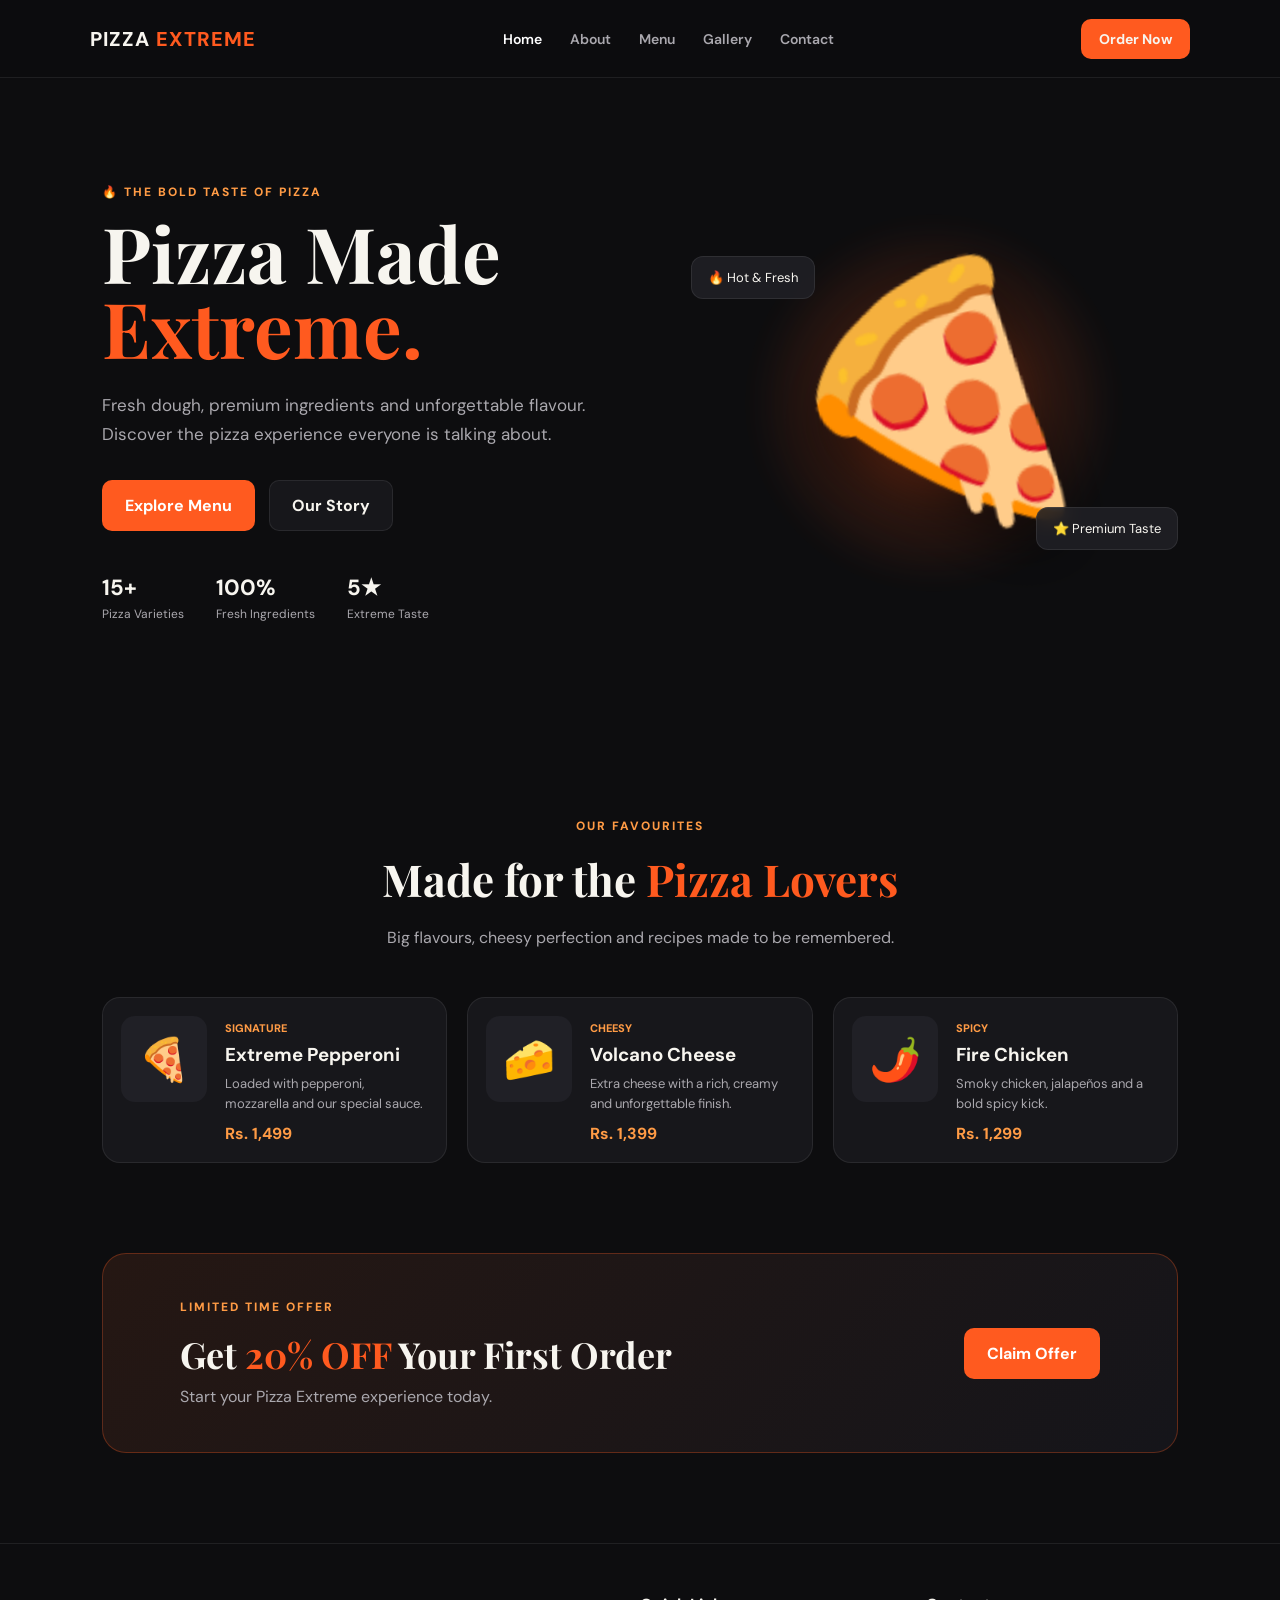
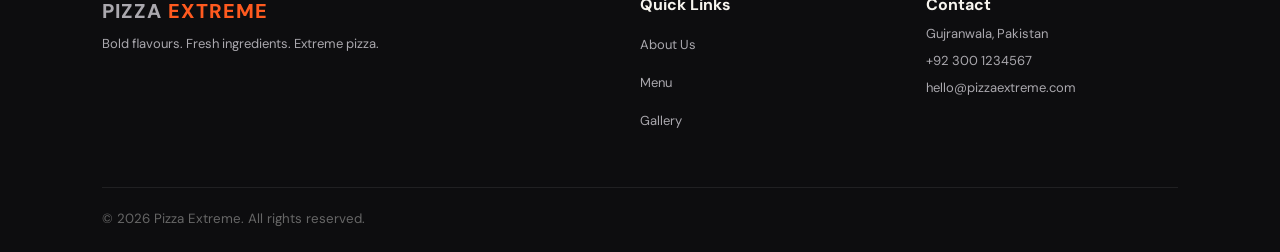
<file: index.html>
<!DOCTYPE html>
<html lang="en">
<head>
  <meta charset="UTF-8">
  <meta name="viewport" content="width=device-width, initial-scale=1.0">
  <title>Pizza Extreme | Home</title>
  <link rel="stylesheet" href="style.css">
</head>
<body>
<header>
  <a class="logo" href="index.html">PIZZA <span>EXTREME</span></a>
  <button class="menu-toggle" aria-label="Open menu">☰</button>
  <nav>
    <a class="active" href="index.html">Home</a>
    <a href="about.html">About</a>
    <a href="menu.html">Menu</a>
    <a href="gallery.html">Gallery</a>
    <a href="contact.html">Contact</a>
  </nav>
  <a class="order-btn" href="menu.html">Order Now</a>
</header>

<main>
<section class="hero">
  <div class="hero-content">
    <p class="eyebrow">🔥 THE BOLD TASTE OF PIZZA</p>
    <h1>Pizza Made <span>Extreme.</span></h1>
    <p>Fresh dough, premium ingredients and unforgettable flavour. Discover the pizza experience everyone is talking about.</p>
    <div class="hero-actions">
      <a class="btn btn-primary" href="menu.html">Explore Menu</a>
      <a class="btn btn-outline" href="about.html">Our Story</a>
    </div>
    <div class="hero-stats">
      <div><strong>15+</strong><span>Pizza Varieties</span></div>
      <div><strong>100%</strong><span>Fresh Ingredients</span></div>
      <div><strong>5★</strong><span>Extreme Taste</span></div>
    </div>
  </div>
  <div class="hero-visual">
    <div class="glow"></div>
    <div class="pizza-emoji">🍕</div>
    <div class="floating-card card-one">🔥 Hot & Fresh</div>
    <div class="floating-card card-two">⭐ Premium Taste</div>
  </div>
</section>

<section class="section">
  <div class="section-heading">
    <p class="eyebrow">OUR FAVOURITES</p>
    <h2>Made for the <span>Pizza Lovers</span></h2>
    <p>Big flavours, cheesy perfection and recipes made to be remembered.</p>
  </div>
  <div class="cards">
    <article class="food-card">
      <div class="food-icon">🍕</div>
      <div class="food-info"><span>Signature</span><h3>Extreme Pepperoni</h3><p>Loaded with pepperoni, mozzarella and our special sauce.</p><strong>Rs. 1,499</strong></div>
    </article>
    <article class="food-card">
      <div class="food-icon">🧀</div>
      <div class="food-info"><span>Cheesy</span><h3>Volcano Cheese</h3><p>Extra cheese with a rich, creamy and unforgettable finish.</p><strong>Rs. 1,399</strong></div>
    </article>
    <article class="food-card">
      <div class="food-icon">🌶️</div>
      <div class="food-info"><span>Spicy</span><h3>Fire Chicken</h3><p>Smoky chicken, jalapeños and a bold spicy kick.</p><strong>Rs. 1,299</strong></div>
    </article>
  </div>
</section>

<section class="offer">
  <div>
    <p class="eyebrow">LIMITED TIME OFFER</p>
    <h2>Get <span>20% OFF</span> Your First Order</h2>
    <p>Start your Pizza Extreme experience today.</p>
  </div>
  <a class="btn btn-primary" href="contact.html">Claim Offer</a>
</section>
</main>

<footer>
  <div><a class="logo" href="index.html">PIZZA <span>EXTREME</span></a><p>Bold flavours. Fresh ingredients. Extreme pizza.</p></div>
  <div><h4>Quick Links</h4><a href="about.html">About Us</a><a href="menu.html">Menu</a><a href="gallery.html">Gallery</a></div>
  <div><h4>Contact</h4><p>Gujranwala, Pakistan</p><p>+92 300 1234567</p><p>hello@pizzaextreme.com</p></div>
  <small>© 2026 Pizza Extreme. All rights reserved.</small>
</footer>
<script src="script.js"></script>
</body>
</html>
</file>
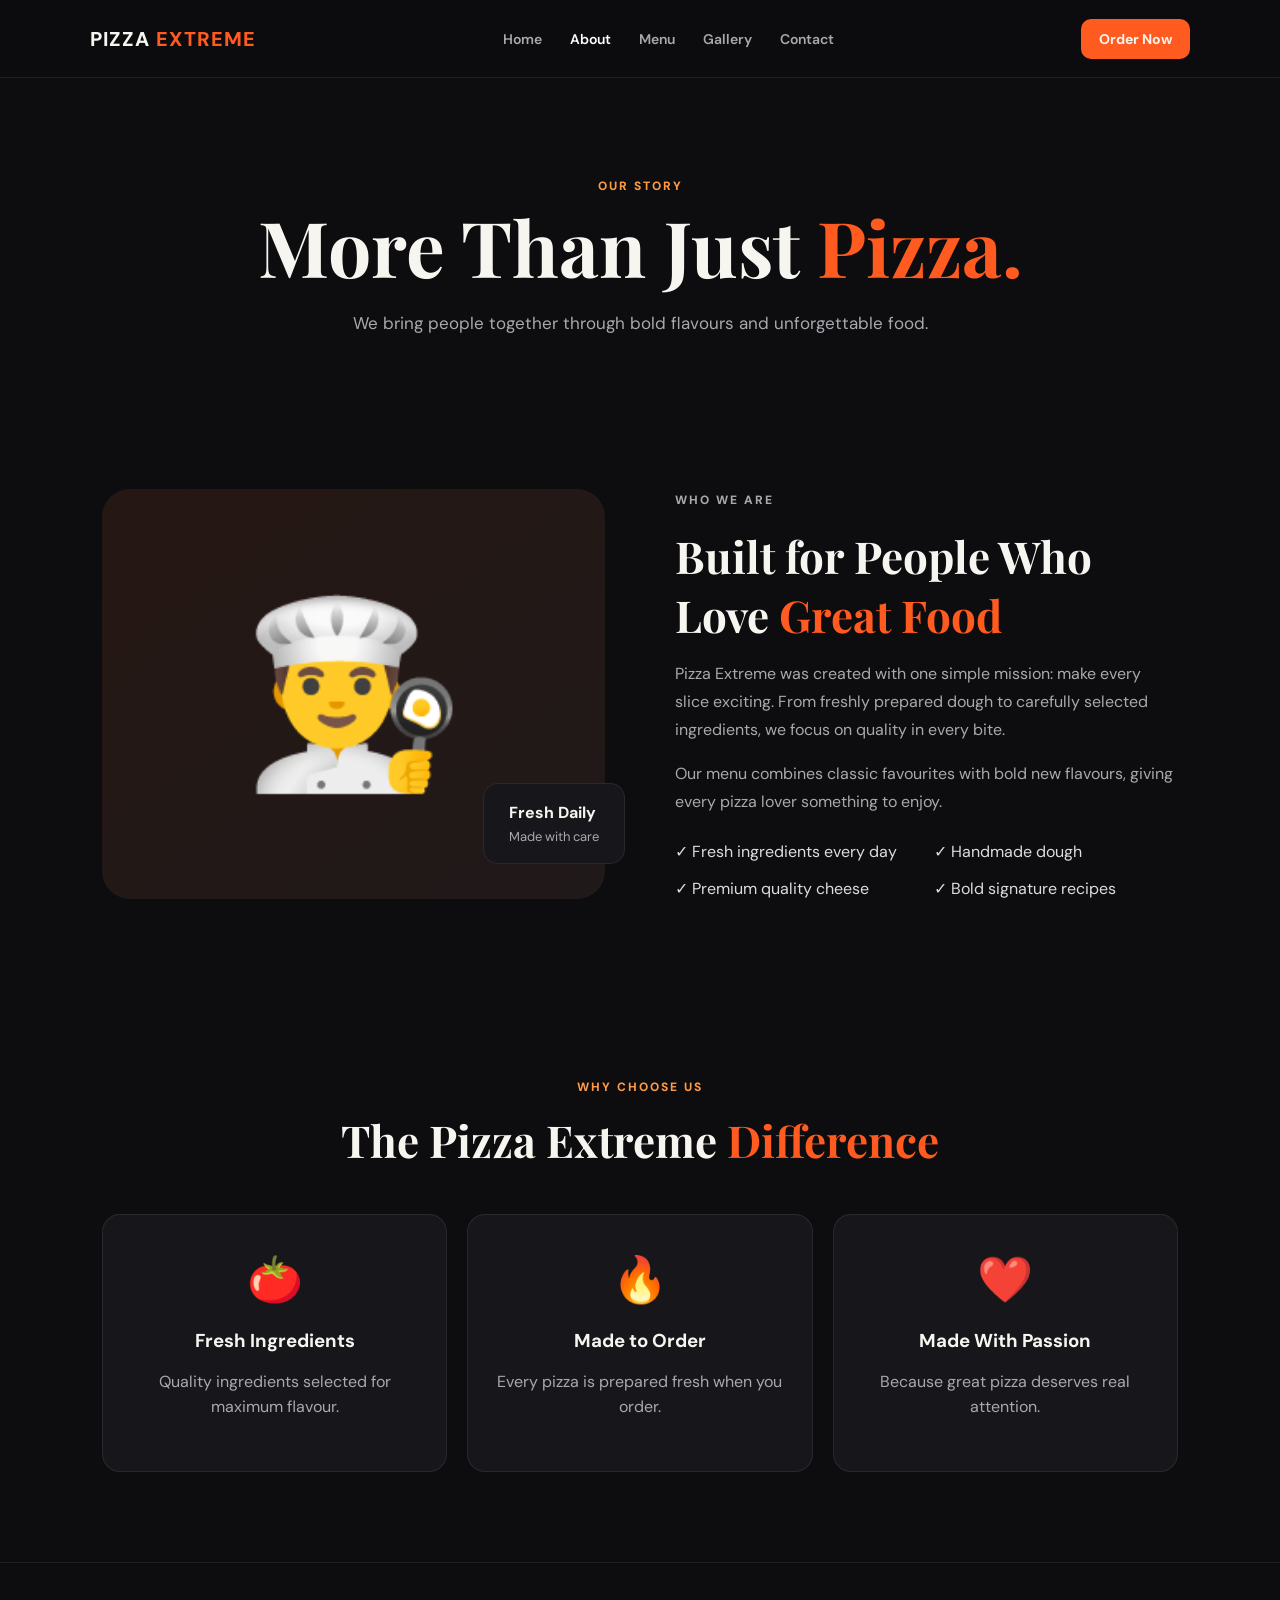
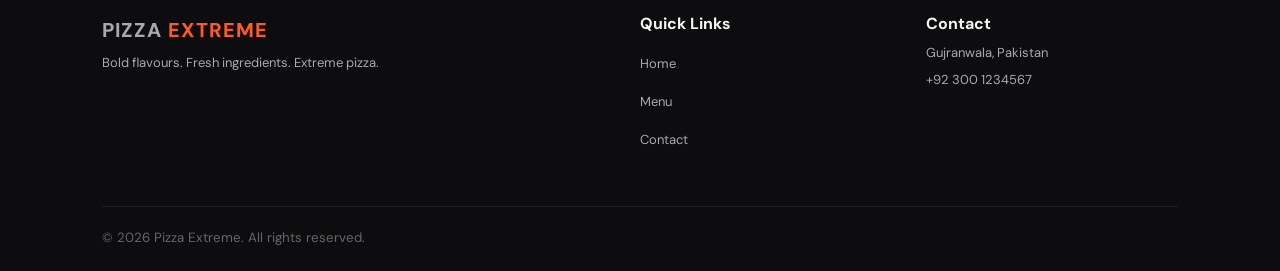
<file: about.html>
<!DOCTYPE html>
<html lang="en"><head><meta charset="UTF-8"><meta name="viewport" content="width=device-width,initial-scale=1.0"><title>Pizza Extreme | About</title><link rel="stylesheet" href="style.css"></head>
<body>
<header><a class="logo" href="index.html">PIZZA <span>EXTREME</span></a><button class="menu-toggle">☰</button><nav><a href="index.html">Home</a><a class="active" href="about.html">About</a><a href="menu.html">Menu</a><a href="gallery.html">Gallery</a><a href="contact.html">Contact</a></nav><a class="order-btn" href="menu.html">Order Now</a></header>
<main>
<section class="page-hero"><p class="eyebrow">OUR STORY</p><h1>More Than Just <span>Pizza.</span></h1><p>We bring people together through bold flavours and unforgettable food.</p></section>
<section class="about-grid section">
<div class="about-visual"><div class="about-circle">👨‍🍳</div><div class="mini-card"><strong>Fresh Daily</strong><span>Made with care</span></div></div>
<div><p class="eyebrow">WHO WE ARE</p><h2>Built for People Who Love <span>Great Food</span></h2><p>Pizza Extreme was created with one simple mission: make every slice exciting. From freshly prepared dough to carefully selected ingredients, we focus on quality in every bite.</p><p>Our menu combines classic favourites with bold new flavours, giving every pizza lover something to enjoy.</p><div class="feature-list"><div>✓ Fresh ingredients every day</div><div>✓ Handmade dough</div><div>✓ Premium quality cheese</div><div>✓ Bold signature recipes</div></div></div>
</section>
<section class="values section"><div class="section-heading"><p class="eyebrow">WHY CHOOSE US</p><h2>The Pizza Extreme <span>Difference</span></h2></div><div class="cards"><article class="info-card"><div>🍅</div><h3>Fresh Ingredients</h3><p>Quality ingredients selected for maximum flavour.</p></article><article class="info-card"><div>🔥</div><h3>Made to Order</h3><p>Every pizza is prepared fresh when you order.</p></article><article class="info-card"><div>❤️</div><h3>Made With Passion</h3><p>Because great pizza deserves real attention.</p></article></div></section>
</main>
<footer><div><a class="logo" href="index.html">PIZZA <span>EXTREME</span></a><p>Bold flavours. Fresh ingredients. Extreme pizza.</p></div><div><h4>Quick Links</h4><a href="index.html">Home</a><a href="menu.html">Menu</a><a href="contact.html">Contact</a></div><div><h4>Contact</h4><p>Gujranwala, Pakistan</p><p>+92 300 1234567</p></div><small>© 2026 Pizza Extreme. All rights reserved.</small></footer><script src="script.js"></script></body></html>
</file>
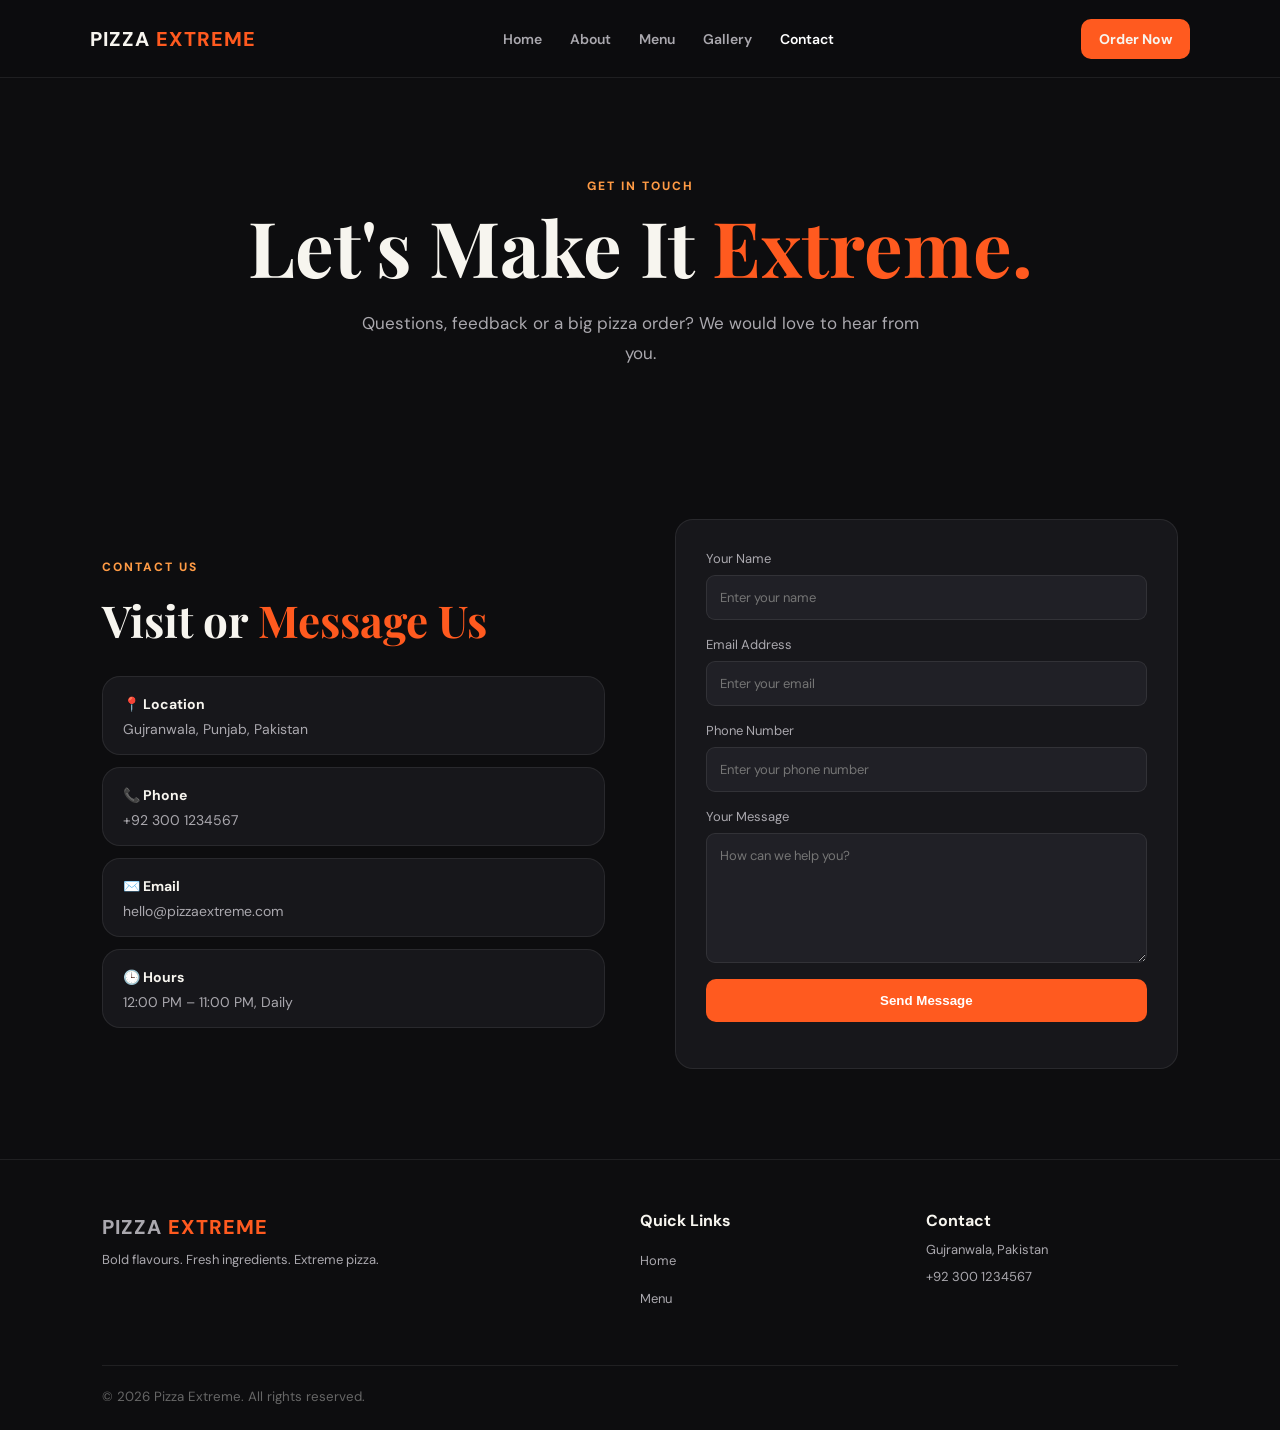
<file: contact.html>
<!DOCTYPE html>
<html lang="en"><head><meta charset="UTF-8"><meta name="viewport" content="width=device-width,initial-scale=1.0"><title>Pizza Extreme | Contact</title><link rel="stylesheet" href="style.css"></head>
<body>
<header><a class="logo" href="index.html">PIZZA <span>EXTREME</span></a><button class="menu-toggle">☰</button><nav><a href="index.html">Home</a><a href="about.html">About</a><a href="menu.html">Menu</a><a href="gallery.html">Gallery</a><a class="active" href="contact.html">Contact</a></nav><a class="order-btn" href="menu.html">Order Now</a></header>
<main><section class="page-hero"><p class="eyebrow">GET IN TOUCH</p><h1>Let's Make It <span>Extreme.</span></h1><p>Questions, feedback or a big pizza order? We would love to hear from you.</p></section>
<section class="section contact-grid"><div class="contact-details"><p class="eyebrow">CONTACT US</p><h2>Visit or <span>Message Us</span></h2><div class="contact-box"><b>📍 Location</b><p>Gujranwala, Punjab, Pakistan</p></div><div class="contact-box"><b>📞 Phone</b><p>+92 300 1234567</p></div><div class="contact-box"><b>✉️ Email</b><p>hello@pizzaextreme.com</p></div><div class="contact-box"><b>🕒 Hours</b><p>12:00 PM – 11:00 PM, Daily</p></div></div>
<form class="contact-form"><label>Your Name<input type="text" placeholder="Enter your name" required></label><label>Email Address<input type="email" placeholder="Enter your email" required></label><label>Phone Number<input type="tel" placeholder="Enter your phone number"></label><label>Your Message<textarea placeholder="How can we help you?" required></textarea></label><button class="btn btn-primary" type="submit">Send Message</button><p class="form-message"></p></form></section></main>
<footer><div><a class="logo" href="index.html">PIZZA <span>EXTREME</span></a><p>Bold flavours. Fresh ingredients. Extreme pizza.</p></div><div><h4>Quick Links</h4><a href="index.html">Home</a><a href="menu.html">Menu</a></div><div><h4>Contact</h4><p>Gujranwala, Pakistan</p><p>+92 300 1234567</p></div><small>© 2026 Pizza Extreme. All rights reserved.</small></footer><script src="script.js"></script></body></html>
</file>
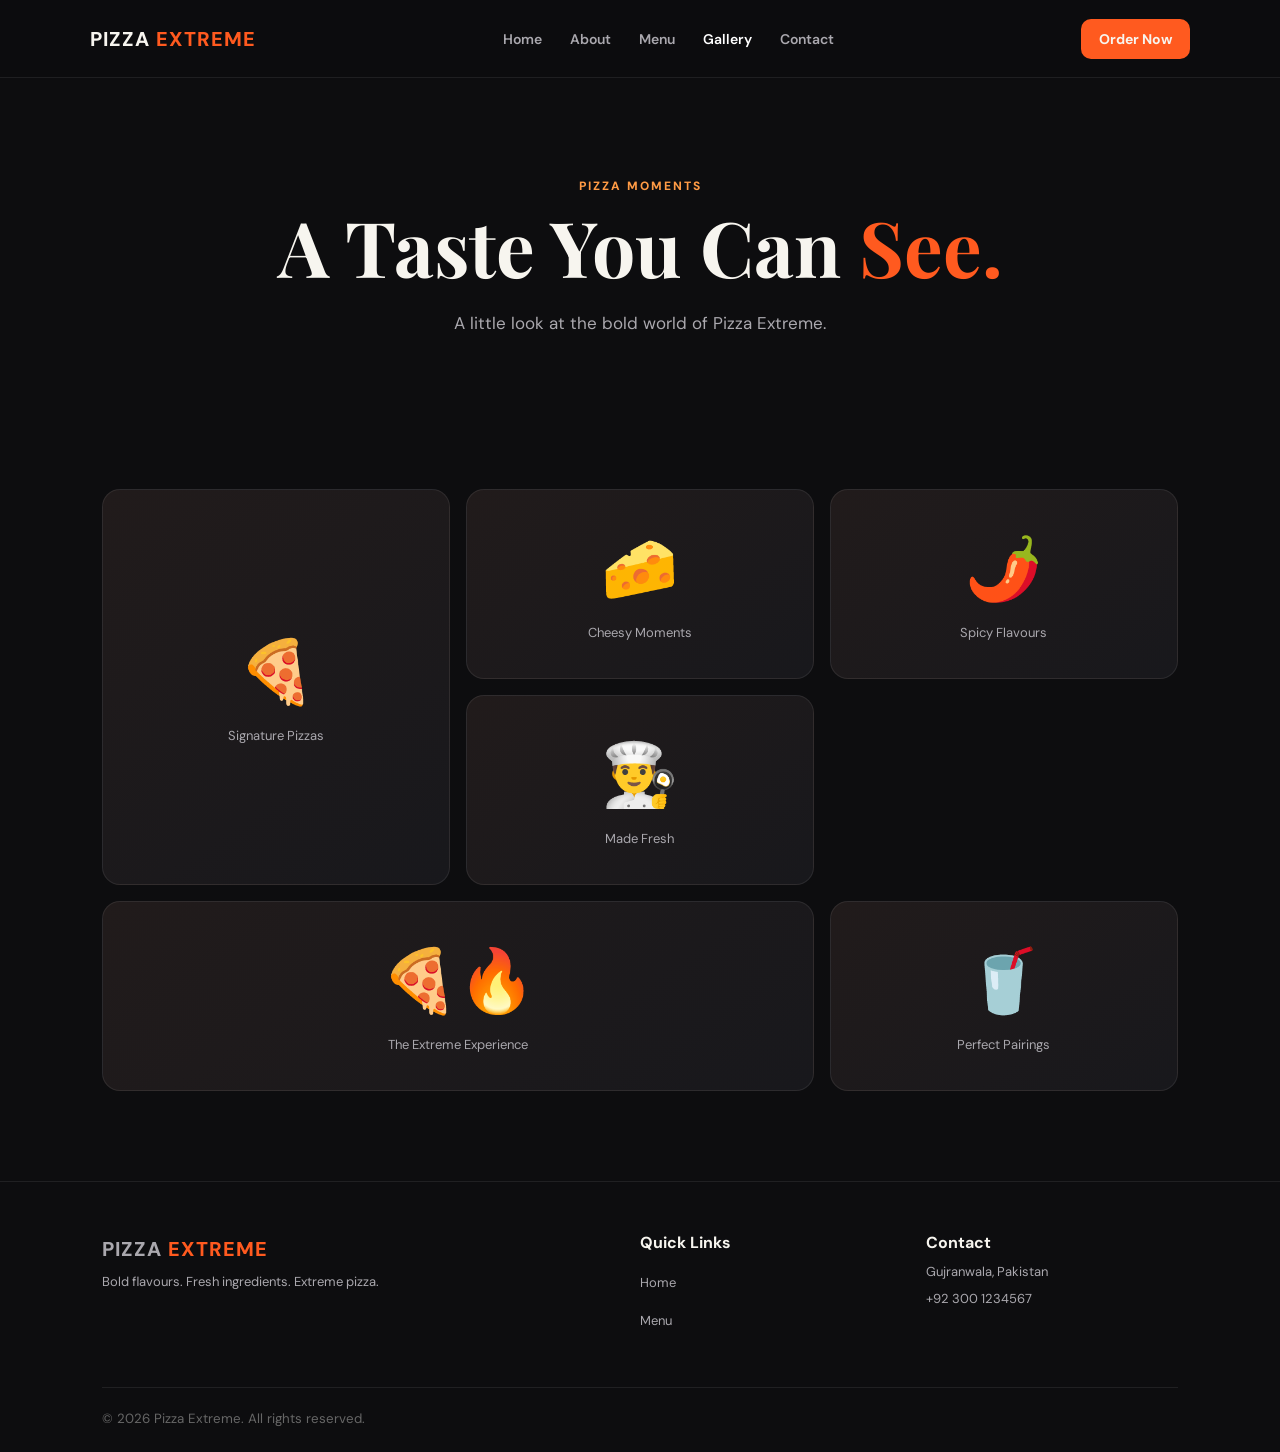
<file: gallery.html>
<!DOCTYPE html>
<html lang="en"><head><meta charset="UTF-8"><meta name="viewport" content="width=device-width,initial-scale=1.0"><title>Pizza Extreme | Gallery</title><link rel="stylesheet" href="style.css"></head>
<body>
<header><a class="logo" href="index.html">PIZZA <span>EXTREME</span></a><button class="menu-toggle">☰</button><nav><a href="index.html">Home</a><a href="about.html">About</a><a href="menu.html">Menu</a><a class="active" href="gallery.html">Gallery</a><a href="contact.html">Contact</a></nav><a class="order-btn" href="menu.html">Order Now</a></header>
<main><section class="page-hero"><p class="eyebrow">PIZZA MOMENTS</p><h1>A Taste You Can <span>See.</span></h1><p>A little look at the bold world of Pizza Extreme.</p></section>
<section class="section"><div class="gallery-grid">
<div class="gallery-card large">🍕<span>Signature Pizzas</span></div><div class="gallery-card">🧀<span>Cheesy Moments</span></div><div class="gallery-card">🌶️<span>Spicy Flavours</span></div><div class="gallery-card">👨‍🍳<span>Made Fresh</span></div><div class="gallery-card wide">🍕🔥<span>The Extreme Experience</span></div><div class="gallery-card">🥤<span>Perfect Pairings</span></div>
</div></section></main>
<footer><div><a class="logo" href="index.html">PIZZA <span>EXTREME</span></a><p>Bold flavours. Fresh ingredients. Extreme pizza.</p></div><div><h4>Quick Links</h4><a href="index.html">Home</a><a href="menu.html">Menu</a></div><div><h4>Contact</h4><p>Gujranwala, Pakistan</p><p>+92 300 1234567</p></div><small>© 2026 Pizza Extreme. All rights reserved.</small></footer><script src="script.js"></script></body></html>
</file>
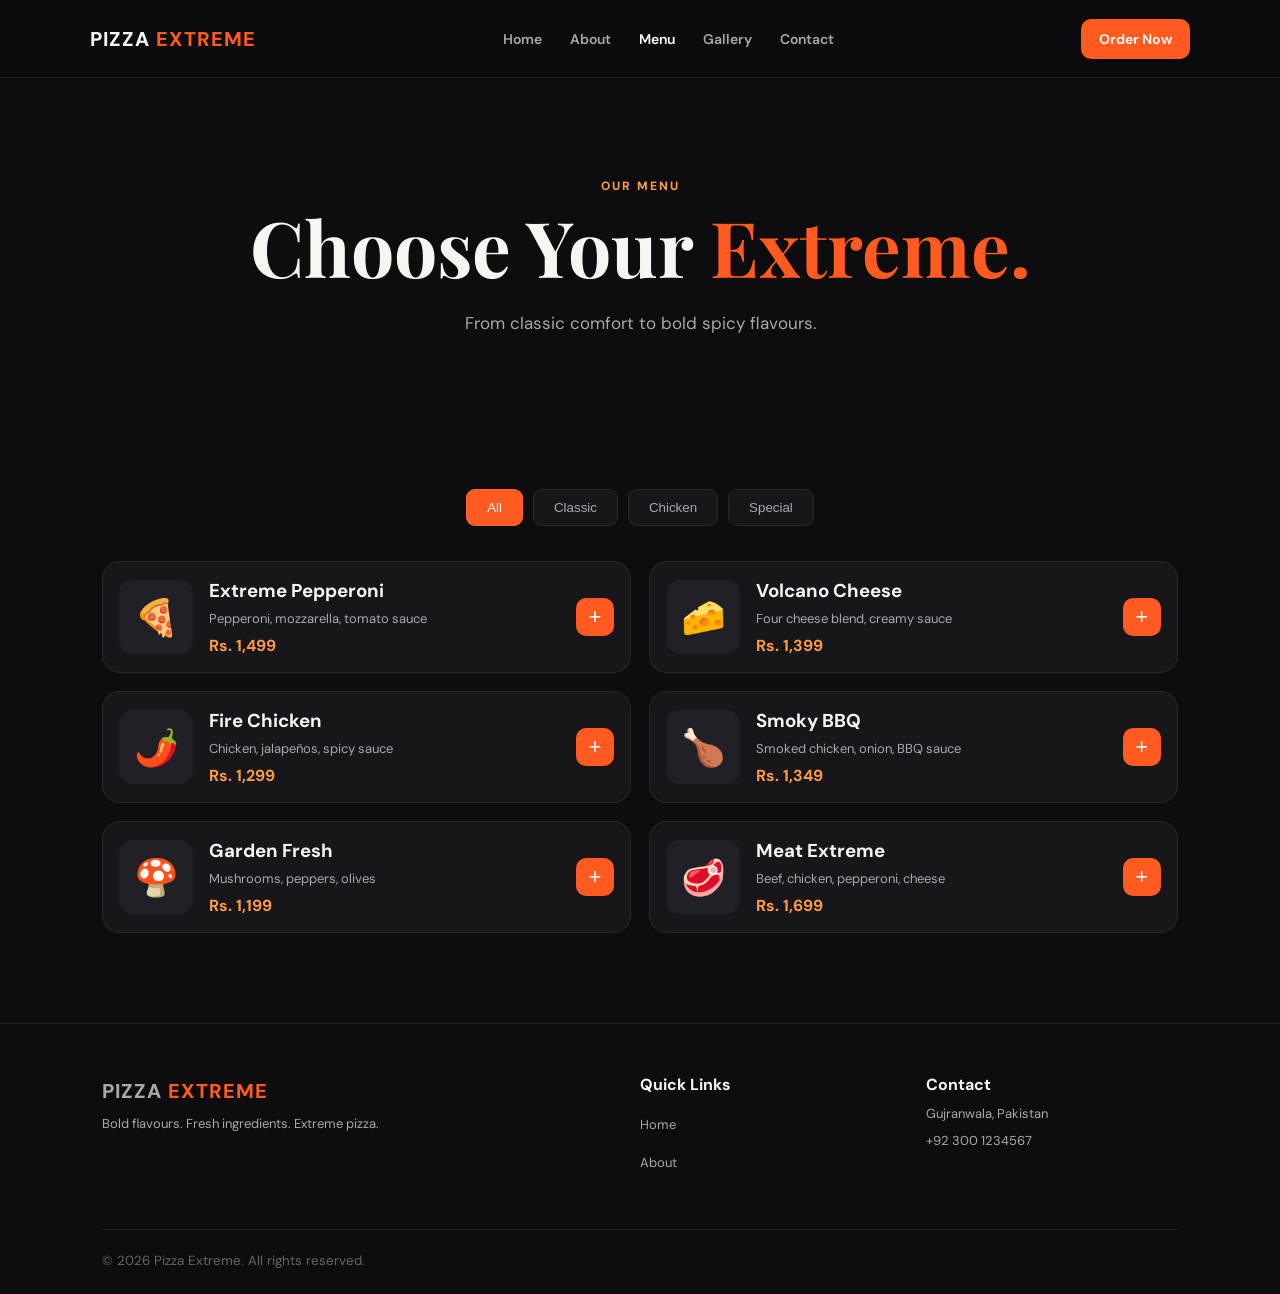
<file: menu.html>
<!DOCTYPE html>
<html lang="en"><head><meta charset="UTF-8"><meta name="viewport" content="width=device-width,initial-scale=1.0"><title>Pizza Extreme | Menu</title><link rel="stylesheet" href="style.css"></head>
<body>
<header><a class="logo" href="index.html">PIZZA <span>EXTREME</span></a><button class="menu-toggle">☰</button><nav><a href="index.html">Home</a><a href="about.html">About</a><a class="active" href="menu.html">Menu</a><a href="gallery.html">Gallery</a><a href="contact.html">Contact</a></nav><a class="order-btn" href="contact.html">Order Now</a></header>
<main><section class="page-hero"><p class="eyebrow">OUR MENU</p><h1>Choose Your <span>Extreme.</span></h1><p>From classic comfort to bold spicy flavours.</p></section>
<section class="section menu-section">
<div class="menu-tabs"><button class="tab active">All</button><button class="tab">Classic</button><button class="tab">Chicken</button><button class="tab">Special</button></div>
<div class="menu-grid">
<article class="menu-item"><div class="food-icon">🍕</div><div><h3>Extreme Pepperoni</h3><p>Pepperoni, mozzarella, tomato sauce</p><strong>Rs. 1,499</strong></div><button class="add-btn">+</button></article>
<article class="menu-item"><div class="food-icon">🧀</div><div><h3>Volcano Cheese</h3><p>Four cheese blend, creamy sauce</p><strong>Rs. 1,399</strong></div><button class="add-btn">+</button></article>
<article class="menu-item"><div class="food-icon">🌶️</div><div><h3>Fire Chicken</h3><p>Chicken, jalapeños, spicy sauce</p><strong>Rs. 1,299</strong></div><button class="add-btn">+</button></article>
<article class="menu-item"><div class="food-icon">🍗</div><div><h3>Smoky BBQ</h3><p>Smoked chicken, onion, BBQ sauce</p><strong>Rs. 1,349</strong></div><button class="add-btn">+</button></article>
<article class="menu-item"><div class="food-icon">🍄</div><div><h3>Garden Fresh</h3><p>Mushrooms, peppers, olives</p><strong>Rs. 1,199</strong></div><button class="add-btn">+</button></article>
<article class="menu-item"><div class="food-icon">🥩</div><div><h3>Meat Extreme</h3><p>Beef, chicken, pepperoni, cheese</p><strong>Rs. 1,699</strong></div><button class="add-btn">+</button></article>
</div></section></main>
<footer><div><a class="logo" href="index.html">PIZZA <span>EXTREME</span></a><p>Bold flavours. Fresh ingredients. Extreme pizza.</p></div><div><h4>Quick Links</h4><a href="index.html">Home</a><a href="about.html">About</a></div><div><h4>Contact</h4><p>Gujranwala, Pakistan</p><p>+92 300 1234567</p></div><small>© 2026 Pizza Extreme. All rights reserved.</small></footer><script src="script.js"></script></body></html>
</file>
<file: style.css>
@import url('https://fonts.googleapis.com/css2?family=DM+Sans:wght@400;500;600;700;800&family=Playfair+Display:wght@700;800&display=swap');
:root{--bg:#0d0d0f;--surface:#17171b;--surface2:#202026;--text:#f7f5ef;--muted:#aaa8ae;--accent:#ff5a1f;--accent2:#ff9b45;--border:rgba(255,255,255,.08)}
*{box-sizing:border-box}html{scroll-behavior:smooth}body{margin:0;background:var(--bg);color:var(--text);font-family:"DM Sans",sans-serif}a{text-decoration:none;color:inherit}
header{height:78px;padding:0 7%;display:flex;align-items:center;justify-content:space-between;border-bottom:1px solid var(--border);background:rgba(13,13,15,.9);backdrop-filter:blur(12px);position:sticky;top:0;z-index:10}.logo{font-size:20px;font-weight:800;letter-spacing:1px}.logo span,h1 span,h2 span{color:var(--accent)}nav{display:flex;gap:28px}nav a{color:var(--muted);font-size:14px;font-weight:600}nav a:hover,nav .active{color:#fff}.order-btn,.btn{display:inline-flex;align-items:center;justify-content:center;border-radius:10px;font-weight:700;transition:.25s}.order-btn{background:var(--accent);padding:11px 18px;font-size:14px}.order-btn:hover,.btn-primary:hover{transform:translateY(-2px);box-shadow:0 12px 25px rgba(255,90,31,.25)}.menu-toggle{display:none;background:none;border:0;color:#fff;font-size:25px}
.hero{min-height:650px;display:grid;grid-template-columns:1.05fr .95fr;gap:50px;align-items:center;padding:70px 8%;overflow:hidden}.eyebrow{color:var(--accent2);font-size:12px;font-weight:800;letter-spacing:2px;margin:0 0 15px}.hero h1,.page-hero h1{font-family:"Playfair Display",serif;font-size:clamp(48px,6vw,82px);line-height:.98;margin:0 0 25px}.hero-content>p:not(.eyebrow),.page-hero p:last-child{max-width:580px;color:var(--muted);font-size:17px;line-height:1.75}.hero-actions{display:flex;gap:14px;margin:30px 0}.btn{padding:14px 22px;border:1px solid transparent}.btn-primary{background:var(--accent);color:white}.btn-outline{border-color:var(--border);background:var(--surface)}.hero-stats{display:flex;gap:32px;margin-top:42px}.hero-stats div{display:grid;gap:4px}.hero-stats strong{font-size:22px}.hero-stats span{color:var(--muted);font-size:12px}
.hero-visual{min-height:460px;position:relative;display:flex;align-items:center;justify-content:center}.glow{position:absolute;width:370px;height:370px;border-radius:50%;background:radial-gradient(circle,var(--accent) 0%,rgba(255,90,31,.2) 40%,transparent 70%);filter:blur(12px);opacity:.8}.pizza-emoji{position:relative;font-size:250px;filter:drop-shadow(0 30px 30px rgba(0,0,0,.45));transform:rotate(-12deg)}.floating-card{position:absolute;background:rgba(32,32,38,.88);border:1px solid var(--border);padding:12px 16px;border-radius:12px;font-size:13px;backdrop-filter:blur(10px)}.card-one{top:18%;left:0}.card-two{bottom:18%;right:0}
.section{padding:90px 8%}.section-heading{text-align:center;max-width:650px;margin:0 auto 45px}.section-heading h2,.about-grid h2,.contact-details h2{font-family:"Playfair Display",serif;font-size:44px;margin:0 0 15px}.section-heading>p:last-child,.about-grid p{color:var(--muted);line-height:1.75}.cards{display:grid;grid-template-columns:repeat(3,1fr);gap:20px}.food-card,.info-card,.menu-item,.contact-box,.contact-form{background:var(--surface);border:1px solid var(--border);border-radius:18px}.food-card{padding:18px;display:flex;gap:18px;transition:.25s}.food-card:hover,.info-card:hover{transform:translateY(-5px);border-color:rgba(255,90,31,.45)}.food-icon{width:86px;height:86px;display:grid;place-items:center;background:var(--surface2);border-radius:14px;font-size:42px;flex:none}.food-info span{color:var(--accent2);font-size:11px;font-weight:800;text-transform:uppercase}.food-info h3{margin:5px 0 7px}.food-info p{color:var(--muted);font-size:13px;line-height:1.5;margin:0 0 10px}.food-info strong{color:var(--accent2)}
.offer{margin:0 8% 90px;padding:45px 6%;border:1px solid rgba(255,90,31,.3);border-radius:24px;background:linear-gradient(135deg,#251713,#15151a);display:flex;justify-content:space-between;align-items:center;gap:25px}.offer h2{font-family:"Playfair Display",serif;font-size:36px;margin:0 0 8px}.offer p:last-child{color:var(--muted);margin:0}
.page-hero{text-align:center;padding:100px 8% 60px}.page-hero p:last-child{margin:0 auto}.about-grid,.contact-grid{display:grid;grid-template-columns:1fr 1fr;gap:70px;align-items:center}.about-visual{min-height:410px;border-radius:28px;background:linear-gradient(145deg,#251713,#20191a);display:grid;place-items:center;position:relative}.about-circle{font-size:180px}.mini-card{position:absolute;right:-20px;bottom:35px;background:var(--surface);padding:18px 25px;border-radius:15px;border:1px solid var(--border);display:grid;gap:5px}.mini-card span{color:var(--muted);font-size:13px}.feature-list{display:grid;grid-template-columns:1fr 1fr;gap:16px;margin-top:25px;color:var(--muted)}.feature-list div{color:#ddd}.info-card{text-align:center;padding:35px 25px}.info-card>div{font-size:45px}.info-card h3{margin-bottom:8px}.info-card p{color:var(--muted);line-height:1.6}
.menu-tabs{display:flex;justify-content:center;gap:10px;margin-bottom:35px}.tab{background:var(--surface);border:1px solid var(--border);color:var(--muted);padding:10px 20px;border-radius:9px;cursor:pointer}.tab.active,.tab:hover{background:var(--accent);color:white}.menu-grid{display:grid;grid-template-columns:repeat(2,1fr);gap:18px}.menu-item{padding:16px;display:flex;align-items:center;gap:16px}.menu-item .food-icon{width:74px;height:74px;font-size:36px}.menu-item h3{margin:0 0 7px}.menu-item p{margin:0 0 8px;color:var(--muted);font-size:13px}.menu-item strong{color:var(--accent2)}.add-btn{margin-left:auto;width:38px;height:38px;border:0;border-radius:10px;background:var(--accent);color:white;font-size:22px;cursor:pointer}
.gallery-grid{display:grid;grid-template-columns:repeat(3,1fr);grid-auto-rows:190px;gap:16px}.gallery-card{background:linear-gradient(145deg,#211b1b,#18181c);border:1px solid var(--border);border-radius:18px;display:flex;flex-direction:column;align-items:center;justify-content:center;font-size:62px;gap:15px;transition:.25s}.gallery-card:hover{transform:scale(1.02);border-color:rgba(255,90,31,.45)}.gallery-card span{font-size:13px;color:var(--muted)}.gallery-card.large{grid-row:span 2}.gallery-card.wide{grid-column:span 2}
.contact-details{display:grid;align-content:start}.contact-details h2{margin-top:0}.contact-box{padding:16px 20px;margin-top:12px}.contact-box b{font-size:14px}.contact-box p{margin:6px 0 0;color:var(--muted);font-size:14px}.contact-form{padding:30px;display:grid;gap:16px}label{display:grid;gap:8px;font-size:13px;color:var(--muted)}input,textarea{width:100%;background:var(--surface2);border:1px solid var(--border);border-radius:9px;padding:13px;color:white;font:inherit}textarea{min-height:130px;resize:vertical}.contact-form .btn{border:0;cursor:pointer}.form-message{margin:0;color:var(--accent2);font-size:13px}
footer{border-top:1px solid var(--border);padding:50px 8% 25px;display:grid;grid-template-columns:2fr 1fr 1fr;gap:35px}footer p,footer a{color:var(--muted);font-size:13px;line-height:1.7;margin:5px 0}footer div:nth-child(2){display:grid;align-content:start;gap:6px}footer h4{margin:0 0 8px}footer small{grid-column:1/-1;border-top:1px solid var(--border);padding-top:22px;color:#666;margin-top:15px}
@media(max-width:900px){header{padding:0 5%}.menu-toggle{display:block;order:2}.order-btn{order:3}nav{display:none;position:absolute;top:78px;left:0;right:0;background:#121217;padding:20px 5%;flex-direction:column;border-bottom:1px solid var(--border)}nav.open{display:flex}.hero{grid-template-columns:1fr;padding:70px 7%;text-align:center}.hero-content>p:not(.eyebrow){margin:auto}.hero-actions,.hero-stats{justify-content:center}.hero-visual{min-height:360px}.pizza-emoji{font-size:180px}.cards,.about-grid,.contact-grid{grid-template-columns:1fr}.menu-grid{grid-template-columns:1fr}.about-grid{gap:35px}.gallery-grid{grid-template-columns:1fr 1fr}.section{padding:70px 6%}.offer{margin:0 6% 70px;flex-direction:column;text-align:center}.about-visual{min-height:320px}footer{grid-template-columns:1fr 1fr}.section-heading h2,.about-grid h2,.contact-details h2{font-size:36px}}
@media(max-width:560px){.logo{font-size:15px}.order-btn{display:none}.hero h1,.page-hero h1{font-size:48px}.hero-stats{gap:15px}.hero-stats strong{font-size:17px}.hero-stats span{font-size:10px}.cards{grid-template-columns:1fr}.gallery-grid{grid-template-columns:1fr;grid-auto-rows:180px}.gallery-card.large,.gallery-card.wide{grid-row:auto;grid-column:auto}.feature-list{grid-template-columns:1fr}.section-heading h2,.about-grid h2,.contact-details h2{font-size:31px}.food-card{align-items:center}.menu-tabs{flex-wrap:wrap}footer{grid-template-columns:1fr}.page-hero{padding-top:75px}}
</file>
